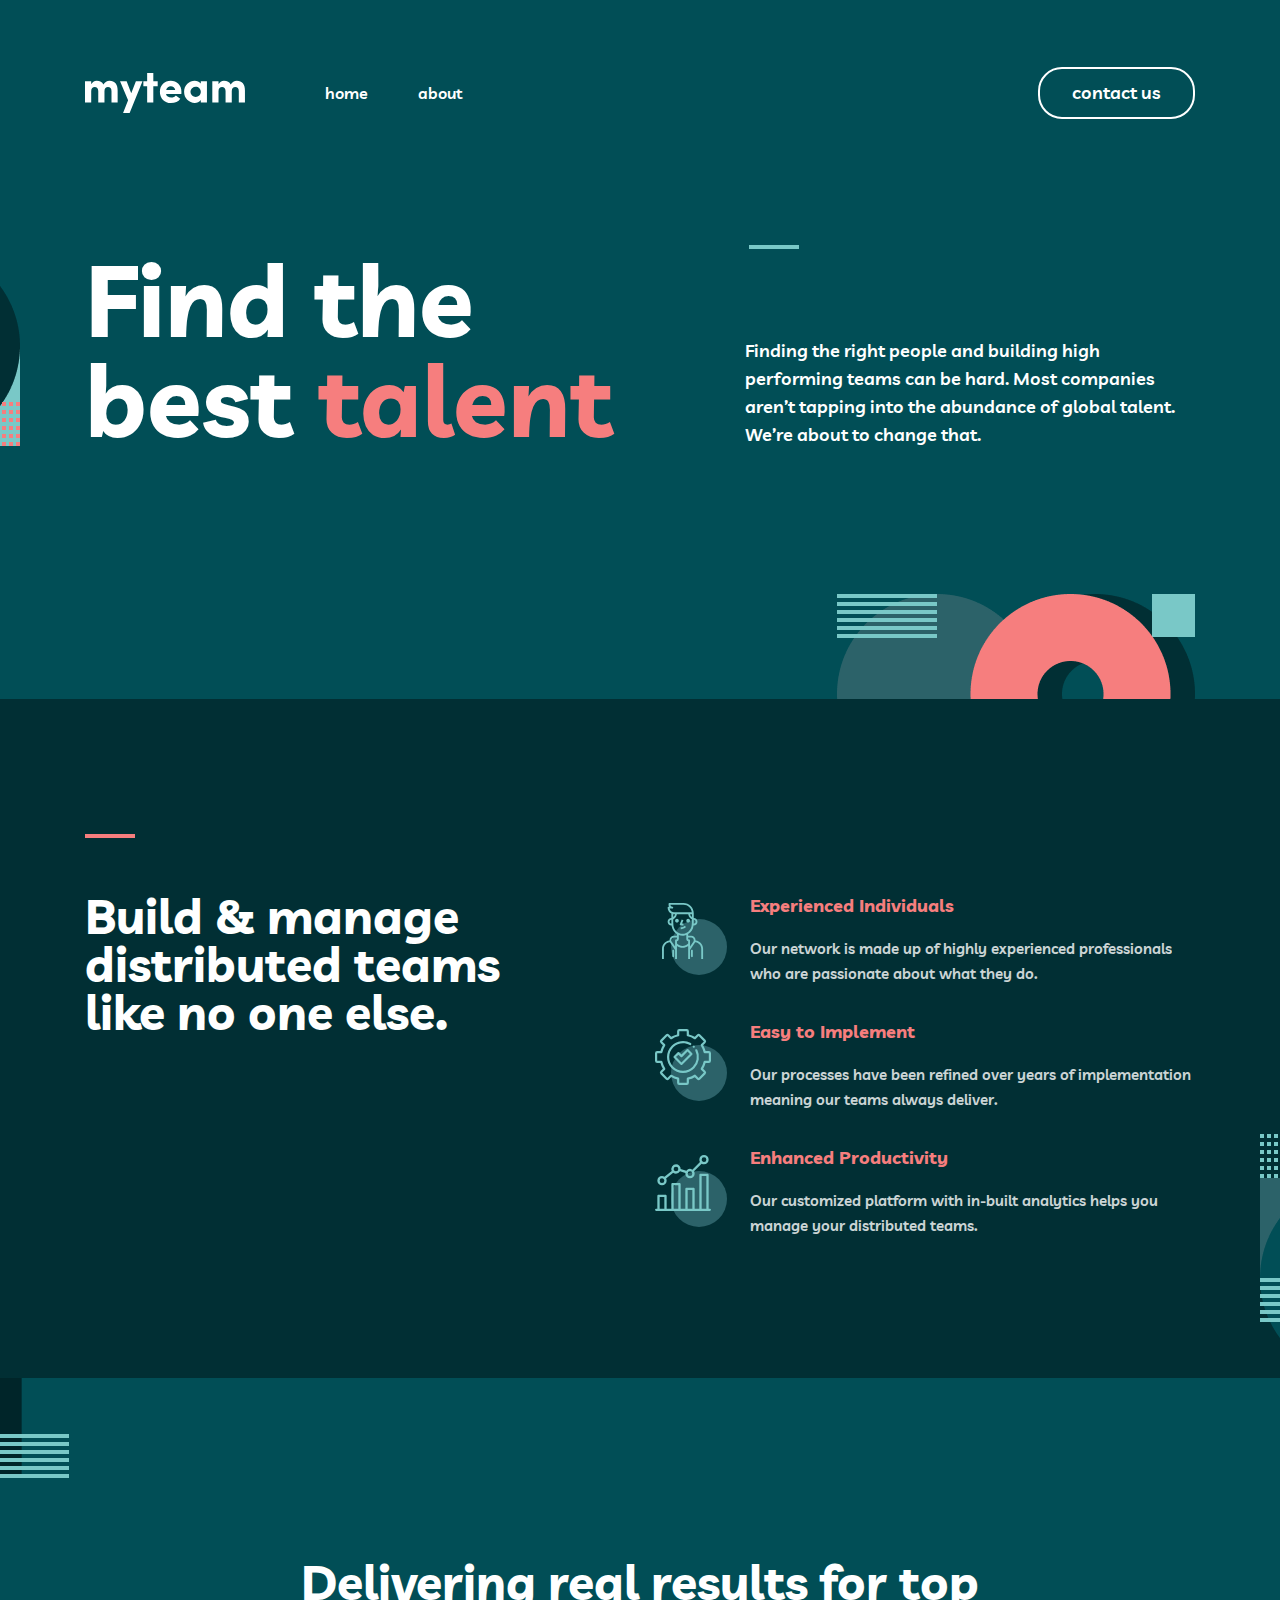
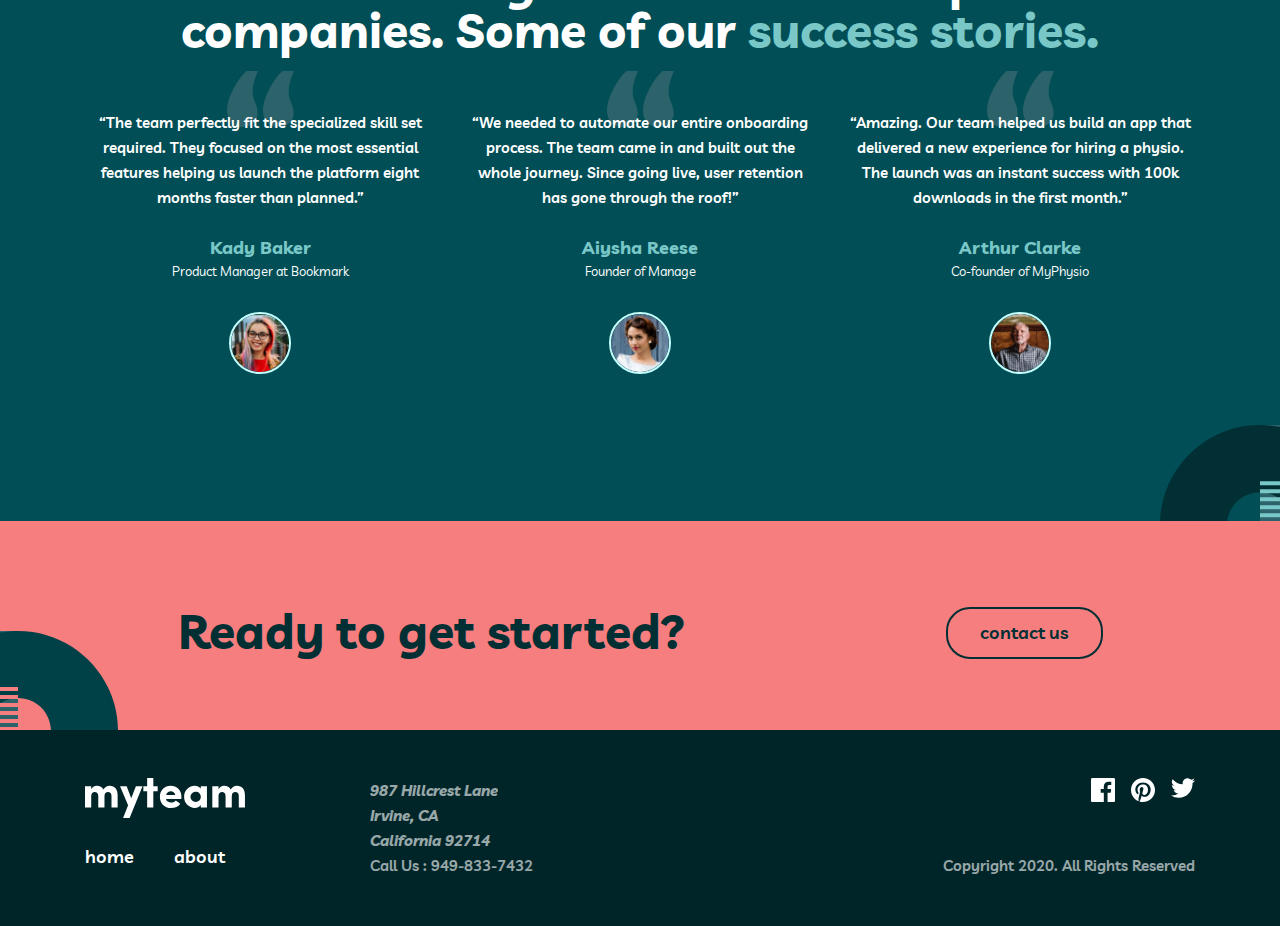
<file: index.html>
<!DOCTYPE html>
<html lang="en">
<head>
  <meta charset="UTF-8">
  <meta name="viewport" content="width=device-width, initial-scale=1.0">
  <title>Myteam</title>

  <!-- STYLESHEETS -->
  <link rel="stylesheet" href="css/normalize.css">
  <link rel="stylesheet" href="css/styles.css">
</head>
<body>

  <header class="site-header">
    <div class="site-header__container container">
      <a class="site-header__logo logo" href="index.html">
        <img class="logo__img" src="/img/Myteam-logo.svg" alt="Myteam website logo" width="160" height="40">
      </a>

      <nav class="sitenav">
        <ul class="sitenav__list">
          <li class="sitenav__item"><a class="sitenav__link" href="#">home</a></li>
          <li class="sitenav__item"><a class="sitenav__link" href="about.html">about</a></li>
        </ul>
      </nav>

      <a class="button button--header" href="contact.html">contact us</a>

    </div>
  </header>

  <main class="main-content">
    <div class="hero">
      <div class="container">
        <div class="hero-content">
          <h1 class="hero-content__title">Find the <br> best <span class="hero-content__purple">talent</span></h1>

          <div class="hero-content__divider-text-wrapper">
            <hr class="hero-content__divider">
            <p class="hero-content__text">Finding the right people and building high performing teams can be hard. Most companies aren’t tapping into the abundance of global talent. We’re about to change that.</p>
          </div>
        </div>
      </div>
    </div>

    <div class="features">
      <div class="features__container container">
        <h2 class="features__title">Build & manage distributed teams like no one else.</h2>

        <ul class="features__list">
          <!-- ITEM  -->
          <li class="feature__item">
            <img class="feature__item-icon" src="img/icon-feature-experienced.svg" alt="Experienced Individuals" width="72" height="72">
            <div class="feature__heading-text-wrapper">
              <h2 class="feature__heading">Experienced Individuals</h2>
              <p class="feature__text">Our network is made up of highly experienced professionals who are passionate about what they do.</p>
            </div>
          </li>

          <!-- ITEM  -->
          <li class="feature__item">
            <img class="feature__item-icon" src="img/icon-feature-implementation.svg" alt="Easy to Implement" width="72" height="72">
            <div class="feature__heading-text-wrapper">
              <h2 class="feature__heading">Easy to Implement</h2>
              <p class="feature__text">Our processes have been refined over years of implementation meaning our teams always deliver.</p>
            </div>
          </li>

          <!-- ITEM  -->
          <li class="feature__item">
            <img class="feature__item-icon" src="img/icon-feature-productivity.svg" alt="Enhanced Productivity" width="72" height="72">
            <div class="feature__heading-text-wrapper">
              <h2 class="feature__heading">Enhanced Productivity</h2>
              <p class="feature__text">Our customized platform with in-built analytics helps you manage your distributed teams.</p>
            </div>
          </li>
        </ul>
      </div>
    </div>

    <div class="story">
      <div class="story-container container">

        <h2 class="story__title">Delivering real results for top companies. Some of our <span class="story__title-highlighted">success stories.</span></h2>

        <ul class="story__list">
          <!-- ITEM  -->
          <li class="story__item">
            <p class="story__quote"> “The team perfectly fit the specialized skill set required. They focused on the most essential features helping us launch the platform eight months faster than planned.”</p>
            <div class="story__quote-author-wrapper">
              <h3 class="story__quote-author">Kady Baker</h3>
              <p class="story__quote-author-occup">Product Manager at Bookmark</p>
              <img class="story__quote-author-img" src="img/kady.png" alt="Author img" width="62" height="62">
            </div>
          </li>
          <!-- ITEM  -->
          <li class="story__item">
            <p class="story__quote"> “We needed to automate our entire onboarding process. The team came in and built out the whole journey. Since going live, user retention has gone through the roof!”</p>
            <div class="story__quote-author-wrapper">
              <h3 class="story__quote-author">Aiysha Reese</h3>
              <p class="story__quote-author-occup">Founder of Manage</p>
              <img class="story__quote-author-img" src="img/aisha.png" alt="Author img" width="62" height="62">
            </div>
          </li>
          <!-- ITEM  -->
          <li class="story__item">
            <p class="story__quote"> “Amazing. Our team helped us build an app that delivered a new experience for hiring a physio. The launch was an instant success with 100k downloads in the first month.”</p>
            <div class="story__quote-author-wrapper">
              <h3 class="story__quote-author">Arthur Clarke</h3>
              <p class="story__quote-author-occup">Co-founder of MyPhysio</p>
              <img class="story__quote-author-img" src="img/arthur.png" alt="Author img" width="62" height="62">
            </div>
          </li>
        </ul>
      </div>
    </div>

    <section class="ready">
      <div class="ready__container container">
          <h2 class="ready__title">Ready to get started?</h2>
          <a class="button button--footer" href="contact.html">contact us</a>
      </div>
    </section>
  </main>

  <footer class="site-footer">
    <div class="site-footer__container container">
      <div class="site-footer__left">
        <div class="site-footer__info">
          <a class="site-footer__logo logo" href="index.html">
            <img class="logo__img" src="/img/Myteam-logo.svg" alt="Myteam website logo" width="160" height="40">
          </a>

          <ul class="site-footer__list">
            <li class="site-footer__item">
              <a class="site-footer__link" href="#">home</a>
            </li>

            <li class="site-footer__item">
              <a class="site-footer__link" href="about.html">about</a>
            </li>
          </ul>
        </div>

        <ul class="site-footer__address">
          <li class="site-footer__address-item">
            <address class="site-footer__address-text">987  Hillcrest Lane <br> Irvine, CA <br> California 92714</address>
          </li>

          <li class="site-footer__address-item">
            <a class="site-footer__tel-number" href="tel:+949-833-7432">
              Call Us : 949-833-7432
            </a>
          </li>
        </ul>
      </div>

      <div class="site-footer__right">
        <ul class="site-footer__socials-list">
          <li class="site-footer__socials-item">
            <a class="site-footer__socials-link" href="#">
              <svg class="site-footer__socials-icon" xmlns="http://www.w3.org/2000/svg" width="24" height="24" fill="none"><path fill="currentColor" d="M22.675 0H1.325C.593 0 0 .593 0 1.325v21.351C0 23.407.593 24 1.325 24H12.82v-9.294H9.692v-3.622h3.128V8.413c0-3.1 1.893-4.788 4.659-4.788 1.325 0 2.463.099 2.795.143v3.24l-1.918.001c-1.504 0-1.795.715-1.795 1.763v2.313h3.587l-.467 3.622h-3.12V24h6.116c.73 0 1.323-.593 1.323-1.325V1.325C24 .593 23.407 0 22.675 0Z"/></svg>
            </a>
          </li>
          <li class="site-footer__socials-item">
            <a class="site-footer__socials-link" href="#">
              <svg class="site-footer__socials-icon" xmlns="http://www.w3.org/2000/svg" width="24" height="24" fill="none"><path fill="currentColor" d="M12 0C5.373 0 0 5.372 0 12c0 5.084 3.163 9.426 7.627 11.174-.105-.949-.2-2.405.042-3.441.218-.937 1.407-5.965 1.407-5.965s-.359-.719-.359-1.782c0-1.668.967-2.914 2.171-2.914 1.023 0 1.518.769 1.518 1.69 0 1.029-.655 2.568-.994 3.995-.283 1.194.599 2.169 1.777 2.169 2.133 0 3.772-2.249 3.772-5.495 0-2.873-2.064-4.882-5.012-4.882-3.414 0-5.418 2.561-5.418 5.207 0 1.031.397 2.138.893 2.738a.36.36 0 0 1 .083.345l-.333 1.36c-.053.22-.174.267-.402.161-1.499-.698-2.436-2.889-2.436-4.649 0-3.785 2.75-7.262 7.929-7.262 4.163 0 7.398 2.967 7.398 6.931 0 4.136-2.607 7.464-6.227 7.464-1.216 0-2.359-.631-2.75-1.378l-.748 2.853c-.271 1.043-1.002 2.35-1.492 3.146C9.57 23.812 10.763 24 12 24c6.627 0 12-5.373 12-12 0-6.628-5.373-12-12-12Z"/></svg>
            </a>
          </li>
          <li class="site-footer__socials-item">
            <a class="site-footer__socials-link" href="#">
              <svg class="site-footer__socials-icon" xmlns="http://www.w3.org/2000/svg" width="24" height="20" fill="none"><path fill="currentColor" d="M24 2.557a9.83 9.83 0 0 1-2.828.775A4.932 4.932 0 0 0 23.337.608a9.864 9.864 0 0 1-3.127 1.195A4.916 4.916 0 0 0 16.616.248c-3.179 0-5.515 2.966-4.797 6.045A13.978 13.978 0 0 1 1.671 1.149a4.93 4.93 0 0 0 1.523 6.574 4.903 4.903 0 0 1-2.229-.616c-.054 2.281 1.581 4.415 3.949 4.89a4.935 4.935 0 0 1-2.224.084 4.928 4.928 0 0 0 4.6 3.419A9.9 9.9 0 0 1 0 17.54a13.94 13.94 0 0 0 7.548 2.212c9.142 0 14.307-7.721 13.995-14.646A10.025 10.025 0 0 0 24 2.557Z"/></svg>
            </a>
          </li>
        </ul>

        <p class="site-footer__text">
          Copyright 2020. All Rights Reserved
        </p>

      </div>
    </div>
  </footer>

  <script src="js/main.js"></script>
</body>
</html>
</file>
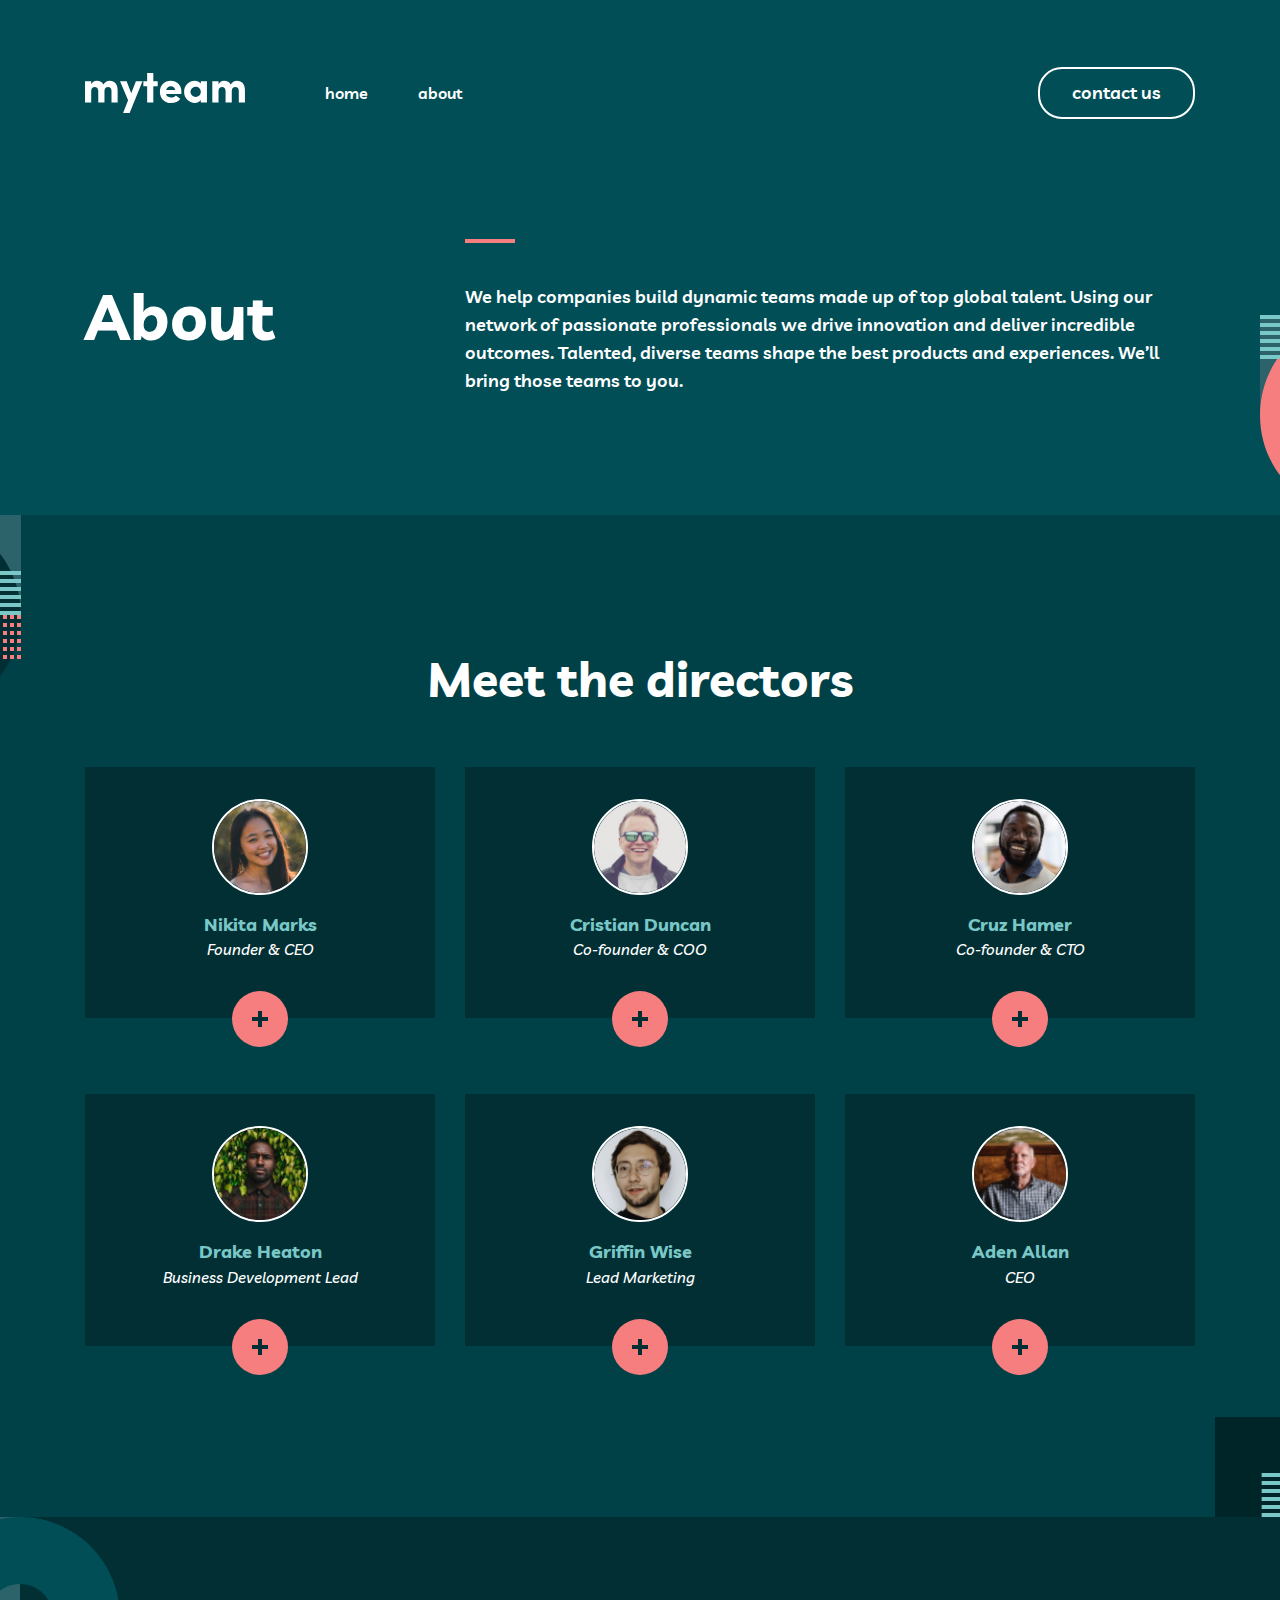
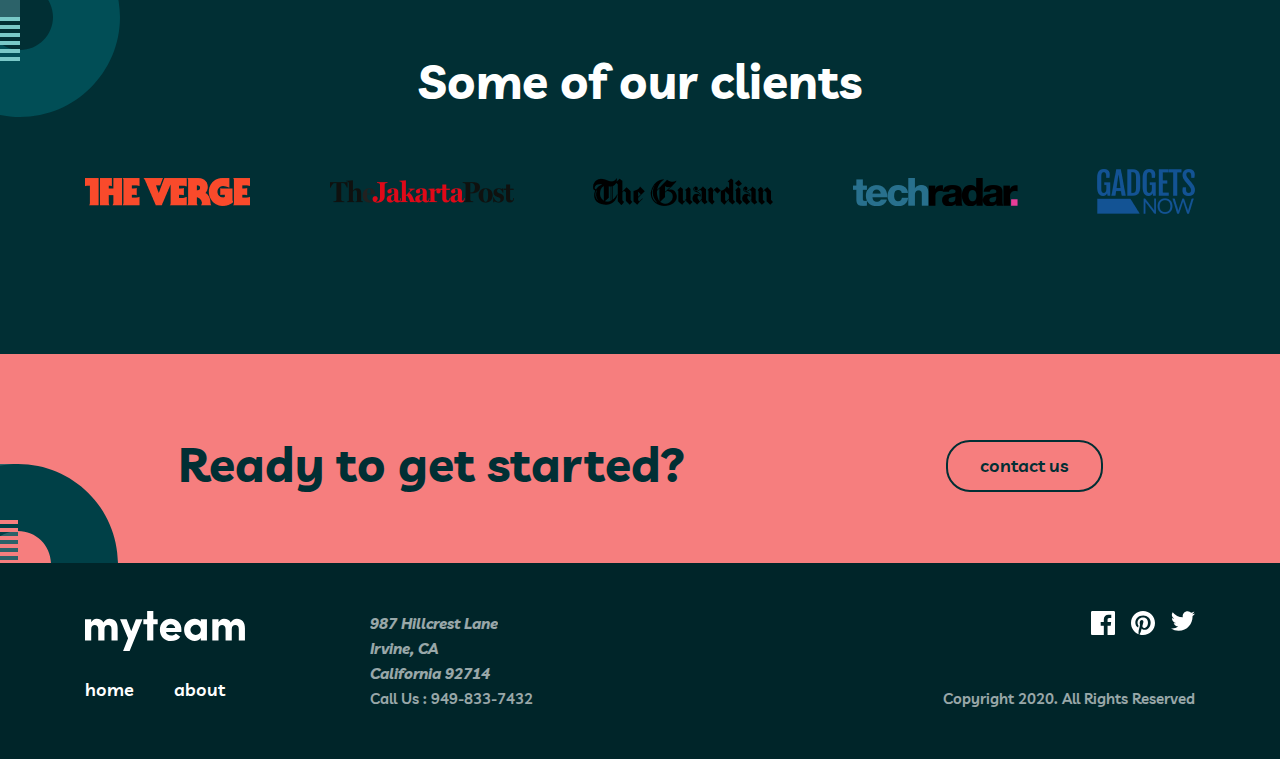
<file: about.html>
<!DOCTYPE html>
<html lang="en">
<head>
  <meta charset="UTF-8">
  <meta name="viewport" content="width=device-width, initial-scale=1.0">
  <title>Myteam</title>

  <!-- STYLESHEETS -->
  <link rel="stylesheet" href="css/normalize.css">
  <link rel="stylesheet" href="css/styles.css">
</head>
<body>

  <header class="site-header">
    <div class="site-header__container container">
      <a class="site-header__logo logo" href="index.html">
        <img class="logo__img" src="/img/Myteam-logo.svg" alt="Myteam website logo" width="160" height="40">
      </a>

      <nav class="sitenav">
        <ul class="sitenav__list">
          <li class="sitenav__item"><a class="sitenav__link" href="index.html">home</a></li>
          <li class="sitenav__item"><a class="sitenav__link" href="#">about</a></li>
        </ul>
      </nav>

      <a class="button button--header" href="contact.html">contact us</a>

    </div>
  </header>

  <main class="main-content">
    <section class="about">
      <div class="about__container container">
        <h2 class="about__title">About</h2>
        <p class="about__description">We help companies build dynamic teams made up of top global talent. Using our network of passionate professionals we drive innovation and deliver incredible outcomes. Talented, diverse teams shape the best products and experiences. We’ll bring those teams to you.</p>
      </div>
    </section>

    <section class="directors">
      <div class="directors__container container">
        <h2 class="directors__title">Meet the directors</h2>

        <ul class="directors__list">

          <!-- ITEM  -->
          <li class="directors__item director">
            <div class="director__inner">
              <img class="director__img" src="./img/nikita.png" alt="Director img" width="96" height="96">
              <p class="director__name">Nikita Marks</p>
              <p class="director__job">Founder & CEO</p>
            </div>
            <div class="director__info">
              <p class="director__name">
                Cristian Duncan
              </p>
              <blockquote class="director__about">
                “Empowered teams create truly amazing products. Set the north star and let them follow it.”
              </blockquote>
              <div class="director__messanger">
                <a class="director__socials" href="https://twitter.com" target="_blank">
                  <svg xmlns="http://www.w3.org/2000/svg" width="24" height="20" fill="none"><path fill="currentColor" d="M24 2.557a9.83 9.83 0 0 1-2.828.775A4.932 4.932 0 0 0 23.337.608a9.864 9.864 0 0 1-3.127 1.195A4.916 4.916 0 0 0 16.616.248c-3.179 0-5.515 2.966-4.797 6.045A13.978 13.978 0 0 1 1.671 1.149a4.93 4.93 0 0 0 1.523 6.574 4.903 4.903 0 0 1-2.229-.616c-.054 2.281 1.581 4.415 3.949 4.89a4.935 4.935 0 0 1-2.224.084 4.928 4.928 0 0 0 4.6 3.419A9.9 9.9 0 0 1 0 17.54a13.94 13.94 0 0 0 7.548 2.212c9.142 0 14.307-7.721 13.995-14.646A10.025 10.025 0 0 0 24 2.557Z"/></svg>
                </a>
                <a class="director__socials" href="https://linkedin.com" target="_blank">
                  <svg width="20" height="20" viewBox="0 0 20 20" fill="none" xmlns="http://www.w3.org/2000/svg">
                    <path fill-rule="evenodd" clip-rule="evenodd" d="M2 0H18C19.1 0 20 0.9 20 2V18C20 19.1 19.1 20 18 20H2C0.9 20 0 19.1 0 18V2C0 0.9 0.9 0 2 0ZM6 17V8H3V17H6ZM4.5 6.3C3.5 6.3 2.7 5.5 2.7 4.5C2.7 3.5 3.5 2.7 4.5 2.7C5.5 2.7 6.3 3.5 6.3 4.5C6.3 5.5 5.5 6.3 4.5 6.3ZM14 17H17V11.3C17 9.4 15.4 7.8 13.5 7.8C12.6 7.8 11.5 8.4 11 9.2V8H8V17H11V11.7C11 10.9 11.7 10.2 12.5 10.2C13.3 10.2 14 10.9 14 11.7V17Z" fill="currentColor"/>
                  </svg>

                </a>
              </div>
            </div>
            <button class="director__button" type="button">
            </button>
          </li>
          <!-- ITEM  -->
          <li class="directors__item director">
            <div class="director__inner">
              <img class="director__img" src="./img/christian-duncan.png" alt="Director img" width="96" height="96">
              <p class="director__name">Cristian Duncan</p>
              <p class="director__job">Co-founder & COO</p>
            </div>
            <div class="director__info">
              <p class="director__name">
                Cristian Duncan
              </p>
              <blockquote class="director__about">
                “Empowered teams create truly amazing products. Set the north star and let them follow it.”
              </blockquote>
              <div class="director__messanger">
                <a class="director__socials" href="https://twitter.com" target="_blank">
                  <svg xmlns="http://www.w3.org/2000/svg" width="24" height="20" fill="none"><path fill="currentColor" d="M24 2.557a9.83 9.83 0 0 1-2.828.775A4.932 4.932 0 0 0 23.337.608a9.864 9.864 0 0 1-3.127 1.195A4.916 4.916 0 0 0 16.616.248c-3.179 0-5.515 2.966-4.797 6.045A13.978 13.978 0 0 1 1.671 1.149a4.93 4.93 0 0 0 1.523 6.574 4.903 4.903 0 0 1-2.229-.616c-.054 2.281 1.581 4.415 3.949 4.89a4.935 4.935 0 0 1-2.224.084 4.928 4.928 0 0 0 4.6 3.419A9.9 9.9 0 0 1 0 17.54a13.94 13.94 0 0 0 7.548 2.212c9.142 0 14.307-7.721 13.995-14.646A10.025 10.025 0 0 0 24 2.557Z"/></svg>
                </a>
                <a class="director__socials" href="https://linkedin.com" target="_blank">
                  <svg width="20" height="20" viewBox="0 0 20 20" fill="none" xmlns="http://www.w3.org/2000/svg">
                    <path fill-rule="evenodd" clip-rule="evenodd" d="M2 0H18C19.1 0 20 0.9 20 2V18C20 19.1 19.1 20 18 20H2C0.9 20 0 19.1 0 18V2C0 0.9 0.9 0 2 0ZM6 17V8H3V17H6ZM4.5 6.3C3.5 6.3 2.7 5.5 2.7 4.5C2.7 3.5 3.5 2.7 4.5 2.7C5.5 2.7 6.3 3.5 6.3 4.5C6.3 5.5 5.5 6.3 4.5 6.3ZM14 17H17V11.3C17 9.4 15.4 7.8 13.5 7.8C12.6 7.8 11.5 8.4 11 9.2V8H8V17H11V11.7C11 10.9 11.7 10.2 12.5 10.2C13.3 10.2 14 10.9 14 11.7V17Z" fill="currentColor"/>
                  </svg>

                </a>
              </div>
            </div>
            <button class="director__button" type="button">
            </button>
          </li>
          <!-- ITEM  -->
          <li class="directors__item director">
            <div class="director__inner">
              <img class="director__img" src="./img/cruz-hammer.png" alt="Director img" width="96" height="96">
              <p class="director__name">Cruz Hamer</p>
              <p class="director__job">Co-founder & CTO</p>
            </div>
            <div class="director__info">
              <p class="director__name">
                Cruz Hamer
              </p>
              <blockquote class="director__about">
                “Empowered teams create truly amazing products. Set the north star and let them follow it.”
              </blockquote>
              <div class="director__messanger">
                <a class="director__socials" href="https://twitter.com" target="_blank">
                  <svg xmlns="http://www.w3.org/2000/svg" width="24" height="20" fill="none"><path fill="currentColor" d="M24 2.557a9.83 9.83 0 0 1-2.828.775A4.932 4.932 0 0 0 23.337.608a9.864 9.864 0 0 1-3.127 1.195A4.916 4.916 0 0 0 16.616.248c-3.179 0-5.515 2.966-4.797 6.045A13.978 13.978 0 0 1 1.671 1.149a4.93 4.93 0 0 0 1.523 6.574 4.903 4.903 0 0 1-2.229-.616c-.054 2.281 1.581 4.415 3.949 4.89a4.935 4.935 0 0 1-2.224.084 4.928 4.928 0 0 0 4.6 3.419A9.9 9.9 0 0 1 0 17.54a13.94 13.94 0 0 0 7.548 2.212c9.142 0 14.307-7.721 13.995-14.646A10.025 10.025 0 0 0 24 2.557Z"/></svg>
                </a>
                <a class="director__socials" href="https://linkedin.com" target="_blank">
                  <svg width="20" height="20" viewBox="0 0 20 20" fill="none" xmlns="http://www.w3.org/2000/svg">
                    <path fill-rule="evenodd" clip-rule="evenodd" d="M2 0H18C19.1 0 20 0.9 20 2V18C20 19.1 19.1 20 18 20H2C0.9 20 0 19.1 0 18V2C0 0.9 0.9 0 2 0ZM6 17V8H3V17H6ZM4.5 6.3C3.5 6.3 2.7 5.5 2.7 4.5C2.7 3.5 3.5 2.7 4.5 2.7C5.5 2.7 6.3 3.5 6.3 4.5C6.3 5.5 5.5 6.3 4.5 6.3ZM14 17H17V11.3C17 9.4 15.4 7.8 13.5 7.8C12.6 7.8 11.5 8.4 11 9.2V8H8V17H11V11.7C11 10.9 11.7 10.2 12.5 10.2C13.3 10.2 14 10.9 14 11.7V17Z" fill="currentColor"/>
                  </svg>

                </a>
              </div>
            </div>
            <button class="director__button" type="button">
            </button>
          </li>
          <!-- ITEM  -->
          <li class="directors__item director">
            <div class="director__inner">
              <img class="director__img" src="./img/drake-heaton.png" alt="Director img" width="96" height="96">
              <p class="director__name">Drake Heaton</p>
              <p class="director__job">Business Development Lead</p>
            </div>
            <div class="director__info">
              <p class="director__name">
                Drake Heaton
              </p>
              <blockquote class="director__about">
                “Empowered teams create truly amazing products. Set the north star and let them follow it.”
              </blockquote>
              <div class="director__messanger">
                <a class="director__socials" href="https://twitter.com" target="_blank">
                  <svg xmlns="http://www.w3.org/2000/svg" width="24" height="20" fill="none"><path fill="currentColor" d="M24 2.557a9.83 9.83 0 0 1-2.828.775A4.932 4.932 0 0 0 23.337.608a9.864 9.864 0 0 1-3.127 1.195A4.916 4.916 0 0 0 16.616.248c-3.179 0-5.515 2.966-4.797 6.045A13.978 13.978 0 0 1 1.671 1.149a4.93 4.93 0 0 0 1.523 6.574 4.903 4.903 0 0 1-2.229-.616c-.054 2.281 1.581 4.415 3.949 4.89a4.935 4.935 0 0 1-2.224.084 4.928 4.928 0 0 0 4.6 3.419A9.9 9.9 0 0 1 0 17.54a13.94 13.94 0 0 0 7.548 2.212c9.142 0 14.307-7.721 13.995-14.646A10.025 10.025 0 0 0 24 2.557Z"/></svg>
                </a>
                <a class="director__socials" href="https://linkedin.com" target="_blank">
                  <svg width="20" height="20" viewBox="0 0 20 20" fill="none" xmlns="http://www.w3.org/2000/svg">
                    <path fill-rule="evenodd" clip-rule="evenodd" d="M2 0H18C19.1 0 20 0.9 20 2V18C20 19.1 19.1 20 18 20H2C0.9 20 0 19.1 0 18V2C0 0.9 0.9 0 2 0ZM6 17V8H3V17H6ZM4.5 6.3C3.5 6.3 2.7 5.5 2.7 4.5C2.7 3.5 3.5 2.7 4.5 2.7C5.5 2.7 6.3 3.5 6.3 4.5C6.3 5.5 5.5 6.3 4.5 6.3ZM14 17H17V11.3C17 9.4 15.4 7.8 13.5 7.8C12.6 7.8 11.5 8.4 11 9.2V8H8V17H11V11.7C11 10.9 11.7 10.2 12.5 10.2C13.3 10.2 14 10.9 14 11.7V17Z" fill="currentColor"/>
                  </svg>

                </a>
              </div>
            </div>
            <button class="director__button" type="button">
            </button>
          </li>
          <!-- ITEM  -->
          <li class="directors__item director">
            <div class="director__inner">
              <img class="director__img" src="./img/griffin-wise.png" alt="Director img" width="96" height="96">
              <p class="director__name">Griffin Wise</p>
              <p class="director__job">Lead Marketing</p>
            </div>
            <div class="director__info">
              <p class="director__name">
                Griffin Wise
              </p>
              <blockquote class="director__about">
                “Empowered teams create truly amazing products. Set the north star and let them follow it.”
              </blockquote>
              <div class="director__messanger">
                <a class="director__socials" href="https://twitter.com" target="_blank">
                  <svg xmlns="http://www.w3.org/2000/svg" width="24" height="20" fill="none"><path fill="currentColor" d="M24 2.557a9.83 9.83 0 0 1-2.828.775A4.932 4.932 0 0 0 23.337.608a9.864 9.864 0 0 1-3.127 1.195A4.916 4.916 0 0 0 16.616.248c-3.179 0-5.515 2.966-4.797 6.045A13.978 13.978 0 0 1 1.671 1.149a4.93 4.93 0 0 0 1.523 6.574 4.903 4.903 0 0 1-2.229-.616c-.054 2.281 1.581 4.415 3.949 4.89a4.935 4.935 0 0 1-2.224.084 4.928 4.928 0 0 0 4.6 3.419A9.9 9.9 0 0 1 0 17.54a13.94 13.94 0 0 0 7.548 2.212c9.142 0 14.307-7.721 13.995-14.646A10.025 10.025 0 0 0 24 2.557Z"/></svg>
                </a>
                <a class="director__socials" href="https://linkedin.com" target="_blank">
                  <svg width="20" height="20" viewBox="0 0 20 20" fill="none" xmlns="http://www.w3.org/2000/svg">
                    <path fill-rule="evenodd" clip-rule="evenodd" d="M2 0H18C19.1 0 20 0.9 20 2V18C20 19.1 19.1 20 18 20H2C0.9 20 0 19.1 0 18V2C0 0.9 0.9 0 2 0ZM6 17V8H3V17H6ZM4.5 6.3C3.5 6.3 2.7 5.5 2.7 4.5C2.7 3.5 3.5 2.7 4.5 2.7C5.5 2.7 6.3 3.5 6.3 4.5C6.3 5.5 5.5 6.3 4.5 6.3ZM14 17H17V11.3C17 9.4 15.4 7.8 13.5 7.8C12.6 7.8 11.5 8.4 11 9.2V8H8V17H11V11.7C11 10.9 11.7 10.2 12.5 10.2C13.3 10.2 14 10.9 14 11.7V17Z" fill="currentColor"/>
                  </svg>

                </a>
              </div>
            </div>
            <button class="director__button" type="button">
            </button>
          </li>
          <!-- ITEM  -->
          <li class="directors__item director">
            <div class="director__inner">
              <img class="director__img" src="./img/arthur.png" alt="Director img" width="96" height="96">
              <p class="director__name">Aden Allan</p>
              <p class="director__job">CEO</p>
            </div>
            <div class="director__info">
              <p class="director__name">
                Aden Allan
              </p>
              <blockquote class="director__about">
                “Empowered teams create truly amazing products. Set the north star and let them follow it.”
              </blockquote>
              <div class="director__messanger">
                <a class="director__socials" href="https://twitter.com" target="_blank">
                  <svg xmlns="http://www.w3.org/2000/svg" width="24" height="20" fill="none"><path fill="currentColor" d="M24 2.557a9.83 9.83 0 0 1-2.828.775A4.932 4.932 0 0 0 23.337.608a9.864 9.864 0 0 1-3.127 1.195A4.916 4.916 0 0 0 16.616.248c-3.179 0-5.515 2.966-4.797 6.045A13.978 13.978 0 0 1 1.671 1.149a4.93 4.93 0 0 0 1.523 6.574 4.903 4.903 0 0 1-2.229-.616c-.054 2.281 1.581 4.415 3.949 4.89a4.935 4.935 0 0 1-2.224.084 4.928 4.928 0 0 0 4.6 3.419A9.9 9.9 0 0 1 0 17.54a13.94 13.94 0 0 0 7.548 2.212c9.142 0 14.307-7.721 13.995-14.646A10.025 10.025 0 0 0 24 2.557Z"/></svg>
                </a>
                <a class="director__socials" href="https://linkedin.com" target="_blank">
                  <svg width="20" height="20" viewBox="0 0 20 20" fill="none" xmlns="http://www.w3.org/2000/svg">
                    <path fill-rule="evenodd" clip-rule="evenodd" d="M2 0H18C19.1 0 20 0.9 20 2V18C20 19.1 19.1 20 18 20H2C0.9 20 0 19.1 0 18V2C0 0.9 0.9 0 2 0ZM6 17V8H3V17H6ZM4.5 6.3C3.5 6.3 2.7 5.5 2.7 4.5C2.7 3.5 3.5 2.7 4.5 2.7C5.5 2.7 6.3 3.5 6.3 4.5C6.3 5.5 5.5 6.3 4.5 6.3ZM14 17H17V11.3C17 9.4 15.4 7.8 13.5 7.8C12.6 7.8 11.5 8.4 11 9.2V8H8V17H11V11.7C11 10.9 11.7 10.2 12.5 10.2C13.3 10.2 14 10.9 14 11.7V17Z" fill="currentColor"/>
                  </svg>

                </a>
              </div>
            </div>
            <button class="director__button" type="button">
            </button>
          </li>
        </ul>
      </div>
    </section>


    <section class="clients">
      <div class="container">
        <h2 class="clients__title">Some of our clients</h2>

        <ul class="clients__list">
          <!-- ITEM  -->
          <li class="client__item">
            <a class="client__link" href="#">
              <img class="client__img" src="img/the-verge.png" alt="Client logo" width="165" height="28">
            </a>
          </li>
          <!-- ITEM  -->
          <li class="client__item">
            <a class="client__link" href="#">
              <img class="client__img" src="img/the-jakarta-post.png" alt="Client logo" width="184" height="23">
            </a>
          </li>
          <!-- ITEM  -->
          <li class="client__item">
            <a class="client__link" href="#">
              <img class="client__img" src="img/the-guardian.png" alt="Client logo" width="180" height="28">
            </a>
          </li>
          <!-- ITEM  -->
          <li class="client__item">
            <a class="client__link" href="#">
              <img class="client__img" src="img/techradar.png" alt="Client logo" width="165" height="28">
            </a>
          </li>
          <!-- ITEM  -->
          <li class="client__item">
            <a class="client__link" href="#">
              <img class="client__img" src="img/gadgets-now.png" alt="Client logo" width="98" height="45">
            </a>
          </li>
        </ul>
      </div>
    </section>


    <section class="ready">
      <div class="ready__container container">
        <h2 class="ready__title">Ready to get started?</h2>
        <a class="button button--footer" href="contact.html">contact us</a>
      </div>
    </section>
  </main>



  <footer class="site-footer">
    <div class="site-footer__container container">
      <div class="site-footer__left">
        <div class="site-footer__info">
          <a class="site-footer__logo logo" href="index.html">
            <img class="logo__img" src="/img/Myteam-logo.svg" alt="Myteam website logo" width="160" height="40">
          </a>

          <ul class="site-footer__list">
            <li class="site-footer__item">
              <a class="site-footer__link" href="index.html">home</a>
            </li>

            <li class="site-footer__item">
              <a class="site-footer__link" href="about.html">about</a>
            </li>
          </ul>
        </div>

        <ul class="site-footer__address">
          <li class="site-footer__address-item">
            <address class="site-footer__address-text">987  Hillcrest Lane <br> Irvine, CA <br> California 92714</address>
          </li>

          <li class="site-footer__address-item">
            <a class="site-footer__tel-number" href="tel:+949-833-7432">
              Call Us : 949-833-7432
            </a>
          </li>
        </ul>
      </div>

      <div class="site-footer__right">
        <ul class="site-footer__socials-list">
          <li class="site-footer__socials-item">
            <a class="site-footer__socials-link" href="#">
              <svg class="site-footer__socials-icon" xmlns="http://www.w3.org/2000/svg" width="24" height="24" fill="none"><path fill="currentColor" d="M22.675 0H1.325C.593 0 0 .593 0 1.325v21.351C0 23.407.593 24 1.325 24H12.82v-9.294H9.692v-3.622h3.128V8.413c0-3.1 1.893-4.788 4.659-4.788 1.325 0 2.463.099 2.795.143v3.24l-1.918.001c-1.504 0-1.795.715-1.795 1.763v2.313h3.587l-.467 3.622h-3.12V24h6.116c.73 0 1.323-.593 1.323-1.325V1.325C24 .593 23.407 0 22.675 0Z"/></svg>
            </a>
          </li>
          <li class="site-footer__socials-item">
            <a class="site-footer__socials-link" href="#">
              <svg class="site-footer__socials-icon" xmlns="http://www.w3.org/2000/svg" width="24" height="24" fill="none"><path fill="currentColor" d="M12 0C5.373 0 0 5.372 0 12c0 5.084 3.163 9.426 7.627 11.174-.105-.949-.2-2.405.042-3.441.218-.937 1.407-5.965 1.407-5.965s-.359-.719-.359-1.782c0-1.668.967-2.914 2.171-2.914 1.023 0 1.518.769 1.518 1.69 0 1.029-.655 2.568-.994 3.995-.283 1.194.599 2.169 1.777 2.169 2.133 0 3.772-2.249 3.772-5.495 0-2.873-2.064-4.882-5.012-4.882-3.414 0-5.418 2.561-5.418 5.207 0 1.031.397 2.138.893 2.738a.36.36 0 0 1 .083.345l-.333 1.36c-.053.22-.174.267-.402.161-1.499-.698-2.436-2.889-2.436-4.649 0-3.785 2.75-7.262 7.929-7.262 4.163 0 7.398 2.967 7.398 6.931 0 4.136-2.607 7.464-6.227 7.464-1.216 0-2.359-.631-2.75-1.378l-.748 2.853c-.271 1.043-1.002 2.35-1.492 3.146C9.57 23.812 10.763 24 12 24c6.627 0 12-5.373 12-12 0-6.628-5.373-12-12-12Z"/></svg>
            </a>
          </li>
          <li class="site-footer__socials-item">
            <a class="site-footer__socials-link" href="#">
              <svg class="site-footer__socials-icon" xmlns="http://www.w3.org/2000/svg" width="24" height="20" fill="none"><path fill="currentColor" d="M24 2.557a9.83 9.83 0 0 1-2.828.775A4.932 4.932 0 0 0 23.337.608a9.864 9.864 0 0 1-3.127 1.195A4.916 4.916 0 0 0 16.616.248c-3.179 0-5.515 2.966-4.797 6.045A13.978 13.978 0 0 1 1.671 1.149a4.93 4.93 0 0 0 1.523 6.574 4.903 4.903 0 0 1-2.229-.616c-.054 2.281 1.581 4.415 3.949 4.89a4.935 4.935 0 0 1-2.224.084 4.928 4.928 0 0 0 4.6 3.419A9.9 9.9 0 0 1 0 17.54a13.94 13.94 0 0 0 7.548 2.212c9.142 0 14.307-7.721 13.995-14.646A10.025 10.025 0 0 0 24 2.557Z"/></svg>
            </a>
          </li>
        </ul>

        <p class="site-footer__text">
          Copyright 2020. All Rights Reserved
        </p>

      </div>
    </div>
  </footer>

  <script src="js/main.js"></script>
</body>
</html>
</file>
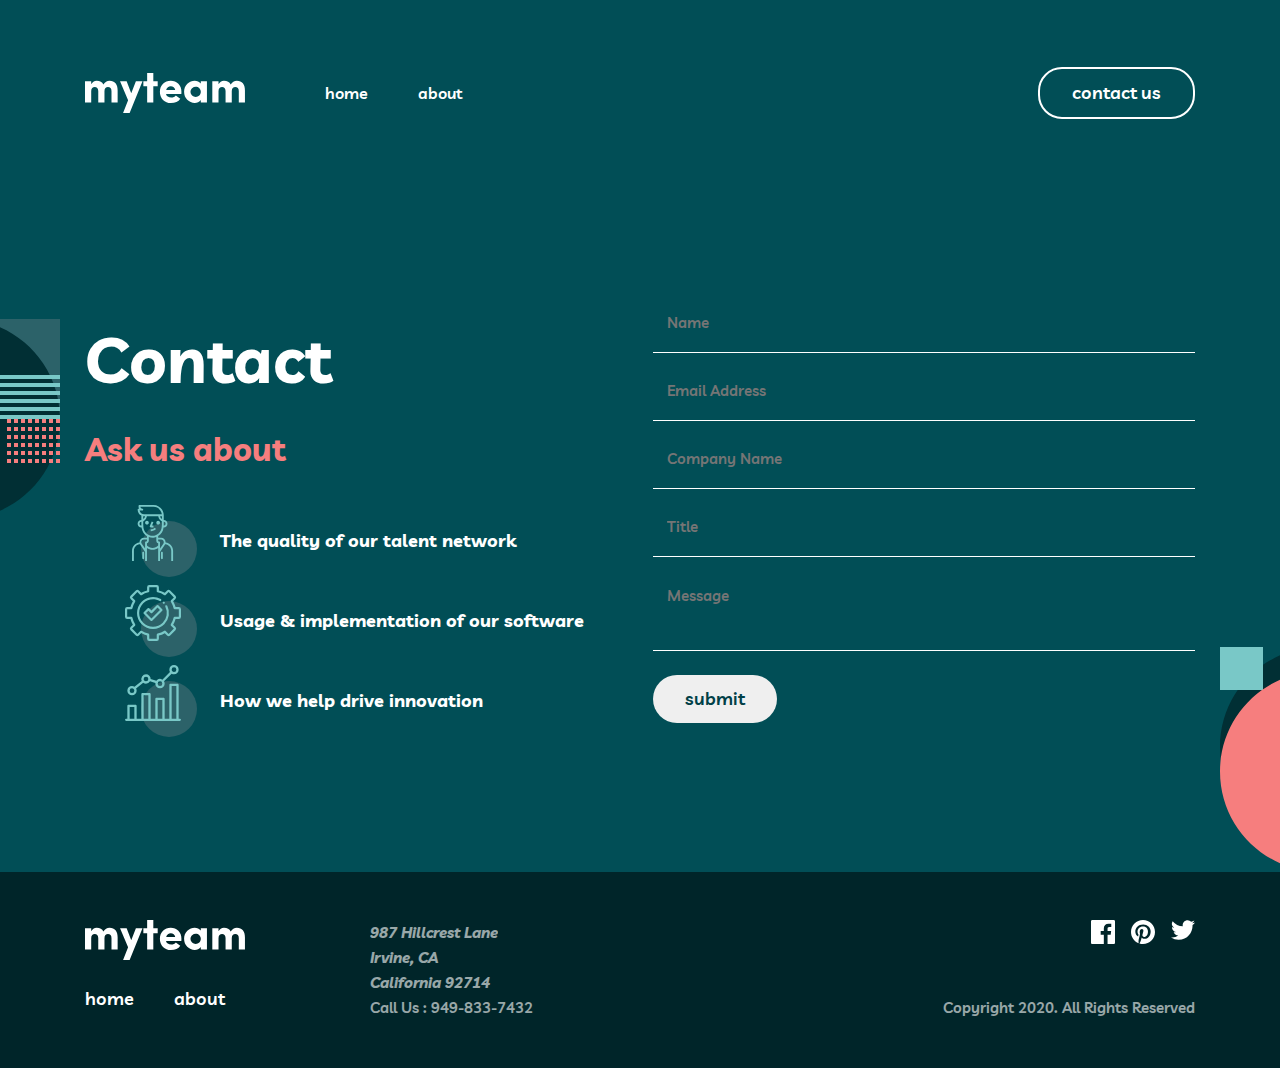
<file: contact.html>
<!DOCTYPE html>
<html lang="en">
<head>
  <meta charset="UTF-8">
  <meta name="viewport" content="width=device-width, initial-scale=1.0">
  <title>Myteam</title>

  <!-- STYLESHEETS -->
  <link rel="stylesheet" href="css/normalize.css">
  <link rel="stylesheet" href="css/styles.css">
</head>
<body>

  <header class="site-header">
    <div class="site-header__container container">
      <a class="site-header__logo logo" href="index.html">
        <img class="logo__img" src="/img/Myteam-logo.svg" alt="Myteam website logo" width="160" height="40">
      </a>

      <nav class="sitenav">
        <ul class="sitenav__list">
          <li class="sitenav__item"><a class="sitenav__link" href="index.html">home</a></li>
          <li class="sitenav__item"><a class="sitenav__link" href="about.html">about</a></li>
        </ul>
      </nav>

      <a class="button button--header" href="contact.html">contact us</a>

    </div>
  </header>

  <main class="main-content">
    <section class="contact">
      <div class="container contact__container">
        <div class="contact__left">
          <h1 class="contact__title">
            Contact
          </h1>
          <h2 class="contact__heading">
            Ask us about
          </h2>
          <ul class="contact__list">
            <li class="contact__item contact__item--man">
                The quality of our talent network
            </li>
            <li class="contact__item contact__item--customization">
                Usage & implementation of our software
            </li>
            <li class="contact__item contact__item--growth">
                How we help drive innovation
            </li>
          </ul>
        </div>

        <form class="contact__form" action="#">
          <input class="contact__input" type="name" name="name-input" placeholder="Name" aria-label="your name" required>
          <input class="contact__email" type="email" name="email-input" placeholder="Email Address" aria-label="your email" pattern="^([a-z0-9_\.-]+)@([\da-z\.-]+)\.([a-z\.]{2,6})$" required>
          <span class="contact__invalid">This field is required</span>
          <input class="contact__input" type="name" name="name-input" placeholder="Company Name" aria-label="Company Name" required>
          <input class="contact__input" type="text" name="text-input" placeholder="Title" aria-label="title" required>
          <textarea class="contact__textarea" name="message" id="message" placeholder="Message" minlength="3" required></textarea>
          <button class="contact__button" type="submit">submit</button>
        </form>
      </div>
    </section>

  </main>



  <footer class="site-footer">
    <div class="site-footer__container container">
      <div class="site-footer__left">
        <div class="site-footer__info">
          <a class="site-footer__logo logo" href="index.html">
            <img class="logo__img" src="/img/Myteam-logo.svg" alt="Myteam website logo" width="160" height="40">
          </a>

          <ul class="site-footer__list">
            <li class="site-footer__item">
              <a class="site-footer__link" href="index.html">home</a>
            </li>

            <li class="site-footer__item">
              <a class="site-footer__link" href="about.html">about</a>
            </li>
          </ul>
        </div>

        <ul class="site-footer__address">
          <li class="site-footer__address-item">
            <address class="site-footer__address-text">987  Hillcrest Lane <br> Irvine, CA <br> California 92714</address>
          </li>

          <li class="site-footer__address-item">
            <a class="site-footer__tel-number" href="tel:+949-833-7432">
              Call Us : 949-833-7432
            </a>
          </li>
        </ul>
      </div>

      <div class="site-footer__right">
        <ul class="site-footer__socials-list">
          <li class="site-footer__socials-item">
            <a class="site-footer__socials-link" href="#">
              <svg class="site-footer__socials-icon" xmlns="http://www.w3.org/2000/svg" width="24" height="24" fill="none"><path fill="currentColor" d="M22.675 0H1.325C.593 0 0 .593 0 1.325v21.351C0 23.407.593 24 1.325 24H12.82v-9.294H9.692v-3.622h3.128V8.413c0-3.1 1.893-4.788 4.659-4.788 1.325 0 2.463.099 2.795.143v3.24l-1.918.001c-1.504 0-1.795.715-1.795 1.763v2.313h3.587l-.467 3.622h-3.12V24h6.116c.73 0 1.323-.593 1.323-1.325V1.325C24 .593 23.407 0 22.675 0Z"/></svg>
            </a>
          </li>
          <li class="site-footer__socials-item">
            <a class="site-footer__socials-link" href="#">
              <svg class="site-footer__socials-icon" xmlns="http://www.w3.org/2000/svg" width="24" height="24" fill="none"><path fill="currentColor" d="M12 0C5.373 0 0 5.372 0 12c0 5.084 3.163 9.426 7.627 11.174-.105-.949-.2-2.405.042-3.441.218-.937 1.407-5.965 1.407-5.965s-.359-.719-.359-1.782c0-1.668.967-2.914 2.171-2.914 1.023 0 1.518.769 1.518 1.69 0 1.029-.655 2.568-.994 3.995-.283 1.194.599 2.169 1.777 2.169 2.133 0 3.772-2.249 3.772-5.495 0-2.873-2.064-4.882-5.012-4.882-3.414 0-5.418 2.561-5.418 5.207 0 1.031.397 2.138.893 2.738a.36.36 0 0 1 .083.345l-.333 1.36c-.053.22-.174.267-.402.161-1.499-.698-2.436-2.889-2.436-4.649 0-3.785 2.75-7.262 7.929-7.262 4.163 0 7.398 2.967 7.398 6.931 0 4.136-2.607 7.464-6.227 7.464-1.216 0-2.359-.631-2.75-1.378l-.748 2.853c-.271 1.043-1.002 2.35-1.492 3.146C9.57 23.812 10.763 24 12 24c6.627 0 12-5.373 12-12 0-6.628-5.373-12-12-12Z"/></svg>
            </a>
          </li>
          <li class="site-footer__socials-item">
            <a class="site-footer__socials-link" href="#">
              <svg class="site-footer__socials-icon" xmlns="http://www.w3.org/2000/svg" width="24" height="20" fill="none"><path fill="currentColor" d="M24 2.557a9.83 9.83 0 0 1-2.828.775A4.932 4.932 0 0 0 23.337.608a9.864 9.864 0 0 1-3.127 1.195A4.916 4.916 0 0 0 16.616.248c-3.179 0-5.515 2.966-4.797 6.045A13.978 13.978 0 0 1 1.671 1.149a4.93 4.93 0 0 0 1.523 6.574 4.903 4.903 0 0 1-2.229-.616c-.054 2.281 1.581 4.415 3.949 4.89a4.935 4.935 0 0 1-2.224.084 4.928 4.928 0 0 0 4.6 3.419A9.9 9.9 0 0 1 0 17.54a13.94 13.94 0 0 0 7.548 2.212c9.142 0 14.307-7.721 13.995-14.646A10.025 10.025 0 0 0 24 2.557Z"/></svg>
            </a>
          </li>
        </ul>

        <p class="site-footer__text">
          Copyright 2020. All Rights Reserved
        </p>

      </div>
    </div>
  </footer>

  <script src="js/main.js"></script>
</body>
</html>
</file>
<file: css/styles.css>
/* CUSTOM PROPS */
:root {
  --primary-text-color: #ffffff;
  --midnight-green: #014e56;
  --light-pink: #f67e7e;
  --rapture-blue: #79c8c7;
  --police-blue: #2c6269;
  --deep-green: #004047;
  --sacramento-green: #012f34;
  --dark-green: #002529;
}

/* FONT-FACE  */
@font-face {
  font-family: "Livvic";
  src: url("../fonts/Livvic-SemiBold.woff2") format("woff2"),
  url("../fonts/Livvic-SemiBold.woff") format("woff");
  font-weight: 600;
  font-style: normal;
  font-display: swap;
}

@font-face {
  font-family: "Livvic";
  src: url("../fonts/Livvic-Bold.woff2") format("woff2"),
  url("../fonts/Livvic-Bold.woff") format("woff");
  font-weight: bold;
  font-style: normal;
  font-display: swap;
}

@font-face {
  font-family: "Livvic";
  src: url("../fonts/Livvic-BoldItalic.woff2") format("woff2"),
  url("../fonts/Livvic-BoldItalic.woff") format("woff");
  font-weight: bold;
  font-style: italic;
  font-display: swap;
}

@font-face {
  font-family: "Livvic";
  src: url("../fonts/Livvic-MediumItalic.woff2") format("woff2"),
  url("../fonts/Livvic-MediumItalic.woff") format("woff");
  font-weight: 500;
  font-style: italic;
  font-display: swap;
}

@font-face {
  font-family: "Livvic";
  src: url("../fonts/Livvic-Regular.woff2") format("woff2"),
  url("../fonts/Livvic-Regular.woff") format("woff");
  font-weight: normal;
  font-style: normal;
  font-display: swap;
}



/* GLOBAL  */
html {
  box-sizing: border-box;
  height: 100%;
  scroll-behavior: smooth;
}

*,
*::before,
*::after {
  box-sizing: inherit;
}

body {
  display: flex;
  flex-direction: column;
  height: 100%;
  padding: 0;
  margin: 0;
  font-family: "Livvic", "Arial", sans-serif;
  font-weight: 600;
  font-size: 15px;
  line-height: 25px;
  background-color: var(--midnight-green);
  color: var(--primary-text-color);
}

img {
  max-width: 100%;
  height: auto;
}

/* AUTOFILL-STYLES */
/*input:-webkit-autofill,
input:-webkit-autofill:hover,
input:-webkit-autofill:focus,
textarea:-webkit-autofill,
textarea:-webkit-autofill:hover,
textarea:-webkit-autofill:focus,
select:-webkit-autofill,
select:-webkit-autofill:hover,
select:-webkit-autofill:focus {
  border-color: transparent;
  -webkit-text-fill-color: inherit;
  -webkit-box-shadow: 0 0 0px 1000px #fff inset;
}*/


/* PLACEHOLDER-STYLES */
/*::-webkit-input-placeholder,
::-moz-placeholder,
:-ms-input-placeholder,
:-moz-placeholder {
  color: rgba(52, 49, 61, 0.5);
  opacity: 1;
}*/


/* VISUALLY-HIDDEN */
.visually-hidden {
  position: absolute;
  width: 1px;
  height: 1px;
  margin: -1px;
  border: 0;
  padding: 0;
  clip: rect(0 0 0 0);
  overflow: hidden;
}


/* CONTAINER  */
.container {
  width: 100%;
  max-width: 1150px;
  padding-left: 20px;
  padding-right: 20px;
  margin-left: auto;
  margin-right: auto;
}

/* BUTTON  */
.button {
  display: inline-block;
  align-items: center;
  padding: 10px 32px;
  border-radius: 24px;
  border: 2px solid transparent;
  font-size: 18px;
  line-height: 28px;
  text-decoration: none;
  white-space: nowrap;
  cursor: pointer;
}

.button--header {
  color: var(--primary-text-color);
  background-color: transparent;
  border-color: var(--primary-text-color);
}

.button--header:hover {
  background-color: var(--primary-text-color);
  color: var(--dark-green);
}

.button--header:active {
  background-color: transparent;
  opacity: 0.6;
}

.button--footer {
  background-color: transparent;
  color: var(--sacramento-green);
  border-color: var(--sacramento-green);
}

.button--footer:hover {
  background-color: var(--sacramento-green);
  color: var(--primary-text-color);
}

.button--footer:active {
  opacity: 0.6;
}

/* LOGO  */
.logo {
  display: block;
}
.logo__img {
  display: block;
  width: 160px;
  height: 40px;
}

.logo__img:hover {
  opacity: 0.8;
}

/* MAIN-CONTENT  */
.main-content {
  flex-grow: 1;
}

/* SITE-HEADER  */
.site-header {
  padding-top: 67px;
  padding-bottom: 70px;
}
.site-header__container {
  display: flex;
  align-items: center;
}

.site-header__logo {
  margin-right: 80px;
}

.logo__img:active {
  opacity: 0.6;
}

.sitenav {
  margin-right: auto;
}

.sitenav__list {
  display: flex;
  padding: 0;
  margin: 0;
  list-style: none;
}

.sitenav__item:not(:last-child) {
  margin-right: 50px;
}

.sitenav__link {
  display: block;
  font-size: 16px;
  line-height: 28px;
  color: var(--primary-text-color);
  text-decoration: none;
}

.sitenav__link:hover {
  color: var(--light-pink);
}

.sitenav__link:active {
  opacity: 0.6;
}

/* HERO  */
.hero {
  padding-top: 60px;
  padding-bottom: 250px;
  background-image: url("../img/hero-left-bg.png"), url("../img/hero-bg.png");
  background-repeat: no-repeat;
  background-position: calc(50% - 720px) 57px, calc(50% + 376px) 405px;
}

.hero-content {
  display: flex;
  align-items: flex-end;
  justify-content: space-between;
  height: 100%;
}

.hero-content__title {
  margin: 0;
  margin-right: 30px;
  font-weight: 700;
  font-size: 100px;
  line-height: 100px;
}
.hero-content__purple {
  color: var(--light-pink);
}

.hero-content__divider-text-wrapper {
  position: relative;
}

.hero-content__divider {
  position: absolute;
  top: -92px;
  left: 4px;
  width: 50px;
  height: 4px;
  margin-top: 0;
  border: 0;
  background-color: var(--rapture-blue);
}

.hero-content__text {
  width: 100%;
  max-width: 450px;
  margin: 0;
  font-size: 18px;
  line-height: 28px;
}

/* FEATURES  */

.features {
  position: relative;
  padding-top: 135px;
  padding-bottom: 140px;
  background-color: var(--sacramento-green);
  background-image: url("../img/features-bottom-icon.png");
  background-repeat: no-repeat;
  background-position: calc(50% + 720px) bottom;
}

.features__container {
  position: relative;
  display: flex;
  justify-content: space-between;
}


.features__title {
  margin: 0;
  margin-right: 125px;
  width: 100%;
  max-width: 445px;
  font-weight: 700;
  font-size: 48px;
  line-height: 48px;
}

.features__title::before {
  display: block;
  width: 50px;
  height: 4px;
  margin-bottom: 54px;
  border: 0;
  background-color: var(--light-pink);
  content: "";
}

.features__list {
  padding: 0;
  padding-top: 58px;
  margin: 0;
  list-style: none;
  max-width: 540px;
}
.feature__item {
  display: flex;
  align-items: center;
  width: 100%;
}

.feature__item:not(:last-child) {
  margin-bottom: 32px;
}

.feature__item-icon {
  display: block;
  margin-right: 23px;
}


.feature__heading {
  margin: 0;
  margin-bottom: 16px;
  font-size: 18px;
  line-height: 28px;
  color: var(--light-pink);
}
.feature__text {
  margin: 0;
  opacity: 0.8;
}

/* STORY  */
.story {
  padding-top: 140px;
  padding-bottom: 140px;
  background-image: url("../img/reviews-bg-left.svg"), url("../img/reviews-bg-right.svg");
  background-repeat: no-repeat;
  background-position: calc(50% - 645px) 0px, calc(50% + 620px) 647px;
}

.story-container {
  text-align: center;
}

.story__title {
  margin-left: auto;
  margin-right: auto;
  margin-bottom: 56px;
  width: 100%;
  max-width: 932px;
  font-weight: 700;
  font-size: 48px;
  line-height: 1;
  text-align: center;
}


.story__title-highlighted {
  color: var(--rapture-blue);
}

.story__list {
  display: flex;
  align-items: center;
  justify-content: space-between;
  padding: 0;
  margin: 0;
  list-style: none;
}
.story__item {
  position: relative;
  display: flex;
  flex-direction: column;
  align-items: center;
  max-width: 350px;
  width: 100%;
}

.story__item::before {
  position: absolute;
  z-index: -1;
  top: -39px;
  width: 67px;
  height: 56px;
  background-image: url("../img/quote.svg");
  background-repeat: no-repeat;
  background-size: contain;
  background-position: center center;
  content: "";
}

.story__quote {
  margin-top: 0;
  margin-bottom: 24px;
  text-align: center;
}

.story__quote-author-wrapper {
  align-items: center;
  text-align: center;
}
.story__quote-author {
  margin: 0;
  font-weight: 700;
  font-size: 18px;
  line-height: 1.55;
  color: var(--rapture-blue);
}
.story__quote-author-occup {
  margin: 0;
  margin-bottom: 32px;
  font-weight: 500;
  font-size: 13px;
  line-height: 1.39;
}
.story__quote-author-img {
  border-radius: 50%;
  border: 2px solid #c4fffe;
}

/* READY  */
.ready {
  padding-top: 86px;
  padding-bottom: 71px;
  background-color: var(--light-pink);
  background-image: url("../img/site-footer-bg.svg");
  background-repeat: no-repeat;
  background-position: calc(50% - 622px) 66px;
}

.ready__container {
  display: flex;
  justify-content: center;
}

.ready__title {
  margin: 0;
  margin-right: 260px;
  font-weight: 700;
  font-size: 48px;
  line-height: 1;
  color: var(--sacramento-green);
}

/* SITE-FOOTER  */
.site-footer {
  padding-top: 48px;
  padding-bottom: 48px;
  background-color: var(--dark-green);
}
.site-footer__container {
  display: flex;
  align-items: center;
}

.site-footer__left {
  display: flex;
  justify-content: space-between;
  margin-right: auto;
}
.site-footer__info {
  margin-right: 125px;
}
.site-footer__logo {
  margin-bottom: 25px;
}

.site-footer__list {
  display: flex;
  padding: 0;
  margin: 0;
  list-style: none;
}
.site-footer__item:not(:last-child) {
  margin-right: 40px;
}

.site-footer__link {
  font-weight: 600;
  font-size: 18px;
  line-height: 1.55;
  text-decoration: none;
  color: var(--primary-text-color);
}

.site-footer__link:hover {
  color: var(--light-pink);
}

.site-footer__link:active {
  opacity: 0.6;
}

.site-footer__address {
  padding: 0;
  margin: 0;
  list-style: none;
}

.site-footer__address-text {
  opacity: 0.6;
}

.site-footer__address-text:hover {
  opacity: 1;
}

.site-footer__tel-number {
  color: var(--primary-text-color);
  text-decoration: none;
  opacity: 0.6;
}

.site-footer__tel-number:hover {
  opacity: 1;
}

.site-footer__socials-list {
  justify-content: end;
  display: flex;
  padding: 0;
  margin: 0;
  list-style: none;
}
.site-footer__socials-item:not(:last-child) {
  margin-right: 16px;
}
.site-footer__socials-link {
  display: flex;
  color: var(--primary-text-color);
}

.site-footer__socials-link:hover {
  color: var(--light-pink);
}

.site-footer__text {
  margin-top: 51px;
  margin-bottom: 0;
  font-weight: 600;
  font-size: 15px;
  line-height: 25px;
  text-align: right;
  color: --primary-text-color;
  opacity: 0.6;
}

/* ABOUT  */
.about {
  padding-top: 50px;
  padding-bottom: 120px;
  background-image: url("../img/about-bg.svg");
  background-repeat: no-repeat;
  background-position: calc(50% + 720px) 126px;
}
.about__container {
  display: flex;
  align-items: center;
  justify-content: space-between;
}

.about__title {
  margin: 0;
  font-size: 64px;
  line-height: 1.56;
}
.about__description {
  width: 100%;
  max-width: 730px;
  margin: 0;
  font-size: 18px;
  line-height: 1.55;
}

.about__description::before {
  display: block;
  margin-bottom: 40px;
  width: 50px;
  height: 4px;
  border: 0;
  background-color: var(--light-pink);
  content: "";
}


/* DIRECTORS  */
.directors {
  background-color: var(--deep-green);
  background-image: url("../img/director-left-bg.svg"), url("../img/reviews-bg-left.svg");
  background-repeat: no-repeat;
  background-position: calc(50% - 719px) 0px, calc(50% + 648px) bottom;
}

.directors__container {
  padding-top: 140px;
  padding-bottom: 171px;
}

.directors__title {
  margin: 0;
  margin-bottom: 64px;
  font-weight: 700;
  font-size: 48px;
  line-height: 1;
  text-align: center;
  white-space: nowrap;
}
.directors__list {
  padding: 0;
  margin: 0;
  margin-right: -30px;
  margin-bottom: -76px;
  display: flex;
  flex-wrap: wrap;
  justify-content: center;
  list-style: none;
}
.directors__item {
  width: 100%;
  max-width: 350px;
  flex-shrink: 0;
  align-items: center;
}



.director {
  display: flex;
  flex-direction: column;
  align-items: center;
  position: relative;
  padding: 32px 24px 56px 24px;
  margin-right: 30px;
  margin-bottom: 76px;
  background-color: var(--sacramento-green);
}

.director__inner {
  display: flex;
  flex-direction: column;
  align-items: center;
}

.director__img {
  margin-top: 0;
  margin-bottom: 16px;
  border-radius: 50px;
  border: 2px solid var(--primary-text-color);
}
.director__name {
  margin: 0;
  font-weight: 700;
  font-size: 18px;
  line-height: 1.55;
  color: var(--rapture-blue);
  text-align: center;
}
.director__job {
  margin: 0;
  font-weight: 500;
  font-style: italic;
  font-size: 15px;
  line-height: 1.6;
  text-align: center;
}
.director__info {
  display: none;
  align-items: center;
  justify-content: center;
}

.director__info--open .director__info {
  display: block;
}

.director__info--open .director__inner {
  display: none;
}

.director__about {
  width: 100%;
  max-width: 254px;
  font-size: 15px;
  line-height: 1.6;
}
.director__messanger {
  display: flex;
  align-items: center;
  justify-content: center;
}

  .director__socials {
    display: inline-block;
    vertical-align: baseline;
    text-decoration: none;
    color: var(--primary-text-color);
  }

  .director__socials:not(:last-child) {
    margin-right: 16px;
  }

  .director__socials:hover {
    color: var(--light-pink);
  }

.director__button {
  position: absolute;
  z-index: 1;
  left: 50%;
  bottom: -29px;
  transform: translateX(-50%);
  width: 56px;
  height: 56px;
  border: none;
  padding: 0;
  border-radius: 50%;
  outline: none;
  background-color: var(--light-pink);
  background-image: url("../img/plus.svg");
  background-position: center center;
  background-repeat: no-repeat;
  cursor: pointer;
}

.director__button:active {
  background-color: var(--rapture-blue);
}

.director__info--open .director__button {
  transform:  translateX(-50%) rotate(-45deg);
  background-color: var(--rapture-blue);
}

/* CLIENTS  */
.clients {
  padding-top: 140px;
  padding-bottom: 140px;
  background-color: var(--sacramento-green);
  background-image: url("../img/clients-bg.svg");
  background-repeat: no-repeat;
  background-position: calc(50% - 620px) top;
}

.clients__title {
  margin: 0;
  margin-bottom: 64px;
  font-weight: 700;
  font-size: 48px;
  line-height: 1;
  text-align: center;
}
.clients__list {
  padding: 0;
  margin: 0;
  display: flex;
  justify-content: space-between;
  align-items: center;
  list-style: none;
}

.client__link {
  display: flex;
}

/* CONTACT  */

.contact {
  background-image: url("../img/director-left-bg.svg"),
  url("../img/contact-bg.svg");
  background-position: calc(50% - 680px) 130px, calc(50% + 680px) bottom;
  background-repeat: no-repeat;
}

.contact__container {
  display: flex;
  justify-content: space-between;
  padding-top: 120px;
  padding-bottom: 120px;
}

.contact__title {
  margin-top: 0;
  margin-bottom: 16px;
  font-style: normal;
  font-weight: bold;
  font-size: 64px;
  line-height: 100px;
  color: #ffffff;
}

.contact__heading {
  margin-top: 0;
  margin-bottom: 32px;
  font-style: normal;
  font-weight: bold;
  font-size: 32px;
  line-height: 48px;
  color: var(--light-pink);
}

.contact__item {
  display: flex;
  align-items: center;
  max-width: 540px;
  margin-bottom: 8px;
  font-style: normal;
  font-weight: bold;
  font-size: 18px;
  line-height: 28px;
  color: #ffffff;
  }

.contact__item--man::before {
  content: "";
  display: block;
  flex-shrink: 0;
  width: 72px;
  height: 72px;
  margin-right: 23px;
  background-image: url("../img/icon-feature-experienced.svg");
  background-position: center center;
  background-repeat: no-repeat;
}
.contact__item--customization::before {
  content: "";
  display: block;
  flex-shrink: 0;
  width: 72px;
  height: 72px;
  margin-right: 23px;
  background-image: url("../img/icon-feature-implementation.svg");
  background-position: center center;
  background-repeat: no-repeat;
}
.contact__item--growth::before {
  content: "";
  display: block;
  flex-shrink: 0;
  width: 72px;
  height: 72px;
  margin-right: 23px;
  background-image: url("../img/icon-feature-productivity.svg");
  background-position: center center;
  background-repeat: no-repeat;
}

.contact__item:not(:last-child) {
  margin-bottom: 8px;
}

.contact__form {
  width: 542px;
  margin-left: 30px;
}

.contact__input {
  display: block;
  width: 100%;
  margin-bottom: 24px;
  padding-left: 14px;
  padding-bottom: 17px;
  border: none;
  outline: none;
  font-style: normal;
  font-weight: 600;
  font-size: 15px;
  line-height: 25px;
  background-color: transparent;
  border-bottom: 1px solid #ffffff;
  color: #ffffff;
}
.contact__email {
  display: block;
  width: 100%;
  padding-left: 14px;
  padding-bottom: 17px;
  margin-bottom: 24px;
  border: none;
  outline: none;
  font-style: normal;
  font-weight: 600;
  font-size: 15px;
  line-height: 25px;
  background-color: transparent;
  border-bottom: 1px solid #ffffff;
  color: #ffffff;
}

.contact__invalid {
  margin-top: -15px;
  display: none;
  color: var(--light-pink);
}

.contact__email:not(:placeholder-shown):invalid {
  border-bottom: 1px solid tomato;
}

.contact__email:not(:placeholder-shown):invalid ~ .contact__invalid {
  display: block;
}

.contact__email:not(:placeholder-shown):valid {
  border-bottom: 1px solid greenyellow;
}

.contact__textarea {
  display: block;
  width: 100%;
  padding-left: 14px;
  padding-bottom: 17px;
  margin-bottom: 24px;
  border: none;
  outline: none;
  font-style: normal;
  font-weight: 600;
  font-size: 15px;
  line-height: 25px;
  background-color: transparent;
  border-bottom: 1px solid #ffffff;
  color: #ffffff;
  resize: none;
}

.contact__button {
  display: inline-block;
  vertical-align: baseline;
  border: none;
  outline: none;
  padding: 10px 32px;
  font-style: normal;
  font-weight: 600;
  font-size: 18px;
  line-height: 28px;
  color: var(--deep-green);;
  border-radius: 24px;
  cursor: pointer;
}

.contact__button:hover {
  opacity: 0.8;
}

.contact__button:active {
  opacity: 0.6;
}

@media
only screen and (-webkit-min-device-pixel-ratio: 2),
only screen and (   min--moz-device-pixel-ratio: 2),
only screen and (     -o-min-device-pixel-ratio: 2/1),
only screen and (        min-device-pixel-ratio: 2),
only screen and (                min-resolution: 192dpi),
only screen and (                min-resolution: 2dppx) {

}
</file>
